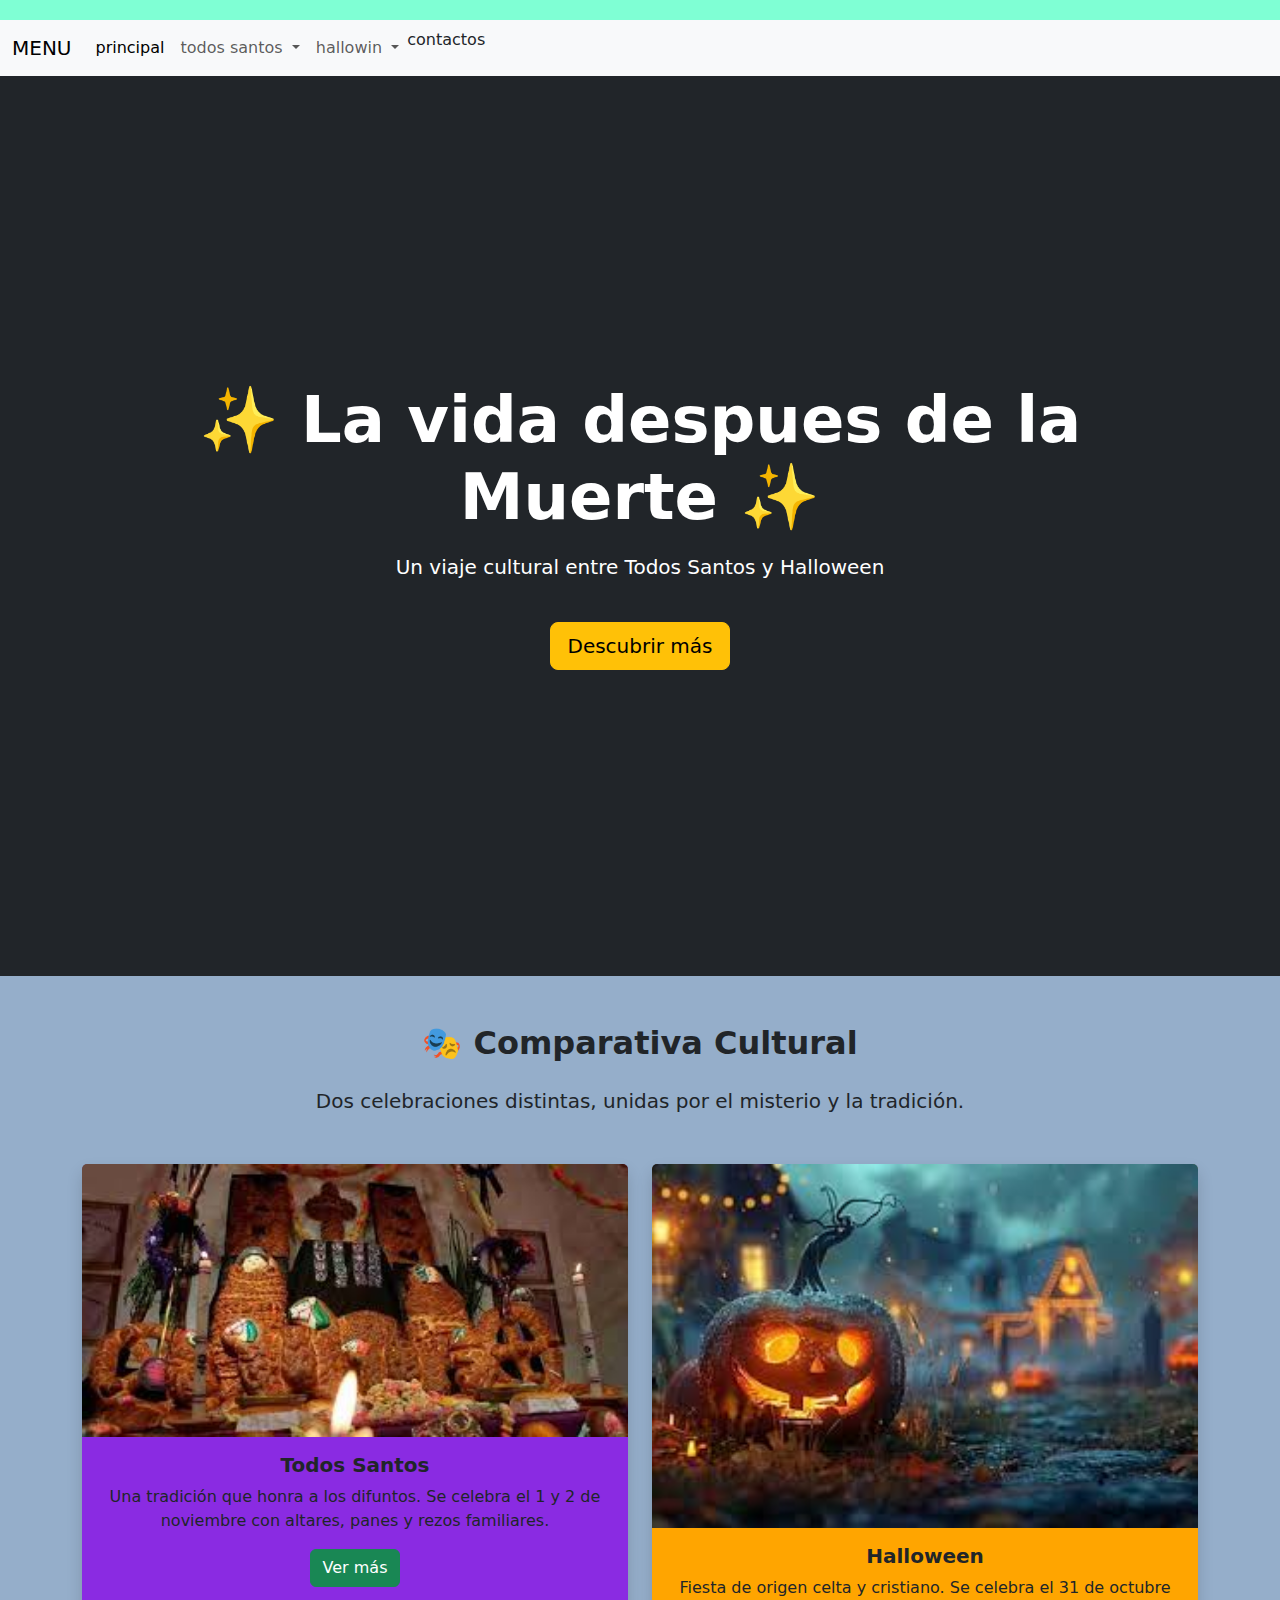
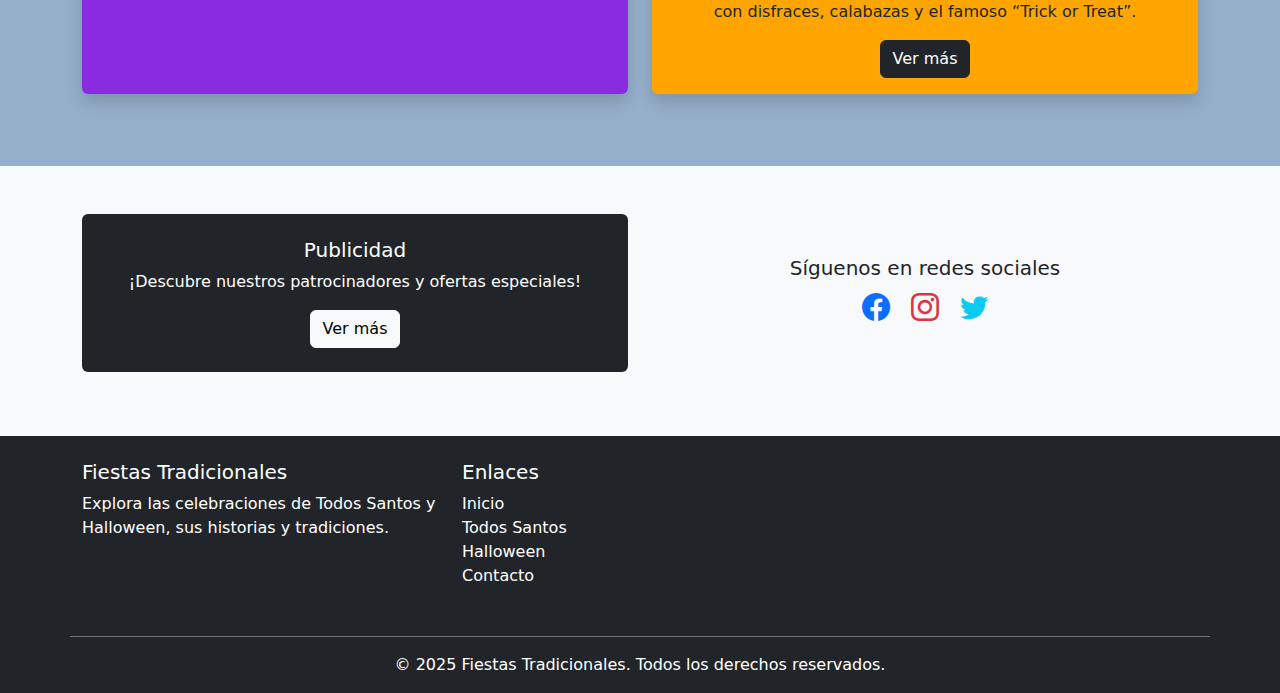
<file: index.html>
<!DOCTYPE html>
<html lang="en">

<head>
    <meta charset="UTF-8">
    <meta name="viewport" content="width=device-width, initial-scale=1.0">
    <link rel="stylesheet" href="../estilos/style.css">
    <link rel="stylesheet" href="https://cdn.jsdelivr.net/npm/bootstrap@5.2.3/dist/css/bootstrap.min.css">
    <title>Tarea</title>
</head>

<body>
    <div class="padre" class="container-fluid"></div>
    <div class="menu" class="container-fluid">
        <nav class="navbar navbar-expand-lg bg-light">
            <div class="container-fluid">
                <a class="navbar-brand" href="#">MENU</a>
                <button class="navbar-toggler" type="button" data-bs-toggle="collapse"
                    data-bs-target="#navbarNavDropdown" aria-controls="navbarNavDropdown" aria-expanded="false"
                    aria-label="Toggle navigation">
                    <span class="navbar-toggler-icon"></span>
                </button>
                <div class="collapse navbar-collapse" id="navbarNavDropdown">
                    <ul class="navbar-nav">
                        <li class="nav-item">
                            <a class="nav-link active" aria-current="page" href="../index.html">principal</a>
                        </li>
                        <li class="nav-item dropdown">
                            <a class="nav-link dropdown-toggle" href="#" role="button" data-bs-toggle="dropdown"
                                aria-expanded="false">
                                todos santos
                            </a>
                            <ul class="dropdown-menu">
                                <li><a class="dropdown-item" href="paginas/todos1.html">historia</a></li>
                                <li><a class="dropdown-item" href="paginas/todos2.html">costumbres</a></li>
                                <li><a class="dropdown-item" href="paginas/todos3.html">gastromia</a></li>
                            </ul>
                        </li>
                        <li class="nav-item dropdown">
                            <a class="nav-link dropdown-toggle" href="#" role="button" data-bs-toggle="dropdown"
                                aria-expanded="false">
                                hallowin
                            </a>
                            <ul class="dropdown-menu">
                                <li><a class="dropdown-item" href="paginas/todos4.html">historia</a></li>
                                <li><a class="dropdown-item" href="paginas/todos5.html">costumbres</a></li>
                                <li><a class="dropdown-item" href="paginas/todos6.html">gastronomia</a></li>
                            </ul>
                        </li>
                        <li class="nav-item"
                            <a class="nav-link" href="../index.html">contactos</a>
                        </li>
                        </li>
                    </ul>
                </div>
            </div>
        </nav>
    </div>
    <div class="contenido" class="container-fluid">
        <section class="bg-dark text-white text-center d-flex align-items-center" style="height: 100vh;  ">
            <div class="container">
                <h1 class="display-3 fw-bold">✨ La vida despues de la Muerte ✨</h1>
                <p class="lead mt-3">Un viaje cultural entre <strong>Todos Santos</strong> y <strong>Halloween</strong>
                </p>
                <a href="#comparativa" class="btn btn-warning btn-lg mt-4">Descubrir más</a>
            </div>
        </section>

        <section id="comparativa" class="py-5" style="background-color: #95aeca;">
            <div class="container text-center">
                <h2 class="mb-4 fw-bold">🎭 Comparativa Cultural</h2>
                <p class="lead mb-5">Dos celebraciones distintas, unidas por el misterio y la tradición.</p>

                <div class="row">
                    <!-- Card Todos Santos -->
                    <div class="col-md-6 mb-4">
                        <div class="card h-100 shadow border-0" style="background-color: blueviolet;">
                            <img src="../img/todos santos.jpg" class="card-img-top" alt="Todos Santos">
                            <div class="card-body">
                                <h5 class="card-title fw-bold">Todos Santos</h5>
                                <p class="card-text">
                                    Una tradición que honra a los difuntos. Se celebra el 1 y 2 de noviembre con
                                    altares, panes y rezos familiares.
                                </p>
                                <a href="todos1.html" class="btn btn-success">Ver más</a>
                            </div>
                        </div>
                    </div>

                    <!-- Card Halloween -->
                    <div class="col-md-6 mb-4">
                        <div class="card h-100 shadow border-0" style="background-color: orange;">
                            <img src="../img/hallowin.jpg" class="card-img-top" alt="Halloween">
                            <div class="card-body">
                                <h5 class="card-title fw-bold">Halloween</h5>
                                <p class="card-text">
                                    Fiesta de origen celta y cristiano. Se celebra el 31 de octubre con disfraces,
                                    calabazas y el famoso “Trick or Treat”.
                                </p>
                                <a href="todos4.html" class="btn btn-dark">Ver más</a>
                            </div>
                        </div>
                    </div>
                </div>
            </div>
        </section>





    </div>
    <div class="ads" class="container-fluid">
        <!-- Sección de publicidad y redes sociales -->
        <section class="bg-light py-5">
            <div class="container">
                <div class="row align-items-center">

                    <!-- Publicidad / Banner -->
                    <div class="col-md-6 mb-3">
                        <div class="p-4 bg-dark text-white text-center rounded">
                            <h5>Publicidad</h5>
                            <p>¡Descubre nuestros patrocinadores y ofertas especiales!</p>
                            <a href="#" class="btn btn-light">Ver más</a>
                        </div>
                    </div>

                    <!-- Redes sociales -->
                    <div class="col-md-6 mb-3 text-center">
                        <h5>Síguenos en redes sociales</h5>
                        <a href="#" class="text-primary fs-3 me-3"><i class="bi bi-facebook"></i></a>
                        <a href="#" class="text-danger fs-3 me-3"><i class="bi bi-instagram"></i></a>
                        <a href="#" class="text-info fs-3"><i class="bi bi-twitter"></i></a>
                    </div>

                </div>
            </div>
        </section>
        <div class="pie" class="container-fluid"></div>
        <!-- Footer -->
        <footer class="bg-dark text-white pt-4">
            <div class="container">
                <div class="row">

                    <!-- Información del sitio -->
                    <div class="col-md-4 mb-3">
                        <h5>Fiestas Tradicionales</h5>
                        <p>Explora las celebraciones de Todos Santos y Halloween, sus historias y tradiciones.</p>
                    </div>

                    <!-- Enlaces rápidos -->
                    <div class="col-md-4 mb-3">
                        <h5>Enlaces</h5>
                        <ul class="list-unstyled">
                            <li><a href="#" class="text-white text-decoration-none">Inicio</a></li>
                            <li><a href="todos1.html" class="text-white text-decoration-none">Todos Santos</a>
                            </li>
                            <li><a href="todos4.html" class="text-white text-decoration-none">Halloween</a></li>
                            <li><a href="#" class="text-white text-decoration-none">Contacto</a></li>
                        </ul>
                    </div>


                <!-- Derechos de autor -->
                <div class="text-center py-3 border-top border-secondary mt-3">
                    &copy; 2025 Fiestas Tradicionales. Todos los derechos reservados.
                </div>
            </div>
        </footer>
        <link rel="stylesheet" href="https://cdn.jsdelivr.net/npm/bootstrap-icons@1.10.5/font/bootstrap-icons.css">




        <script src="https://cdn.jsdelivr.net/npm/bootstrap@5.2.3/dist/js/bootstrap.bundle.min.js"></script>
</body>

</html>
</file>
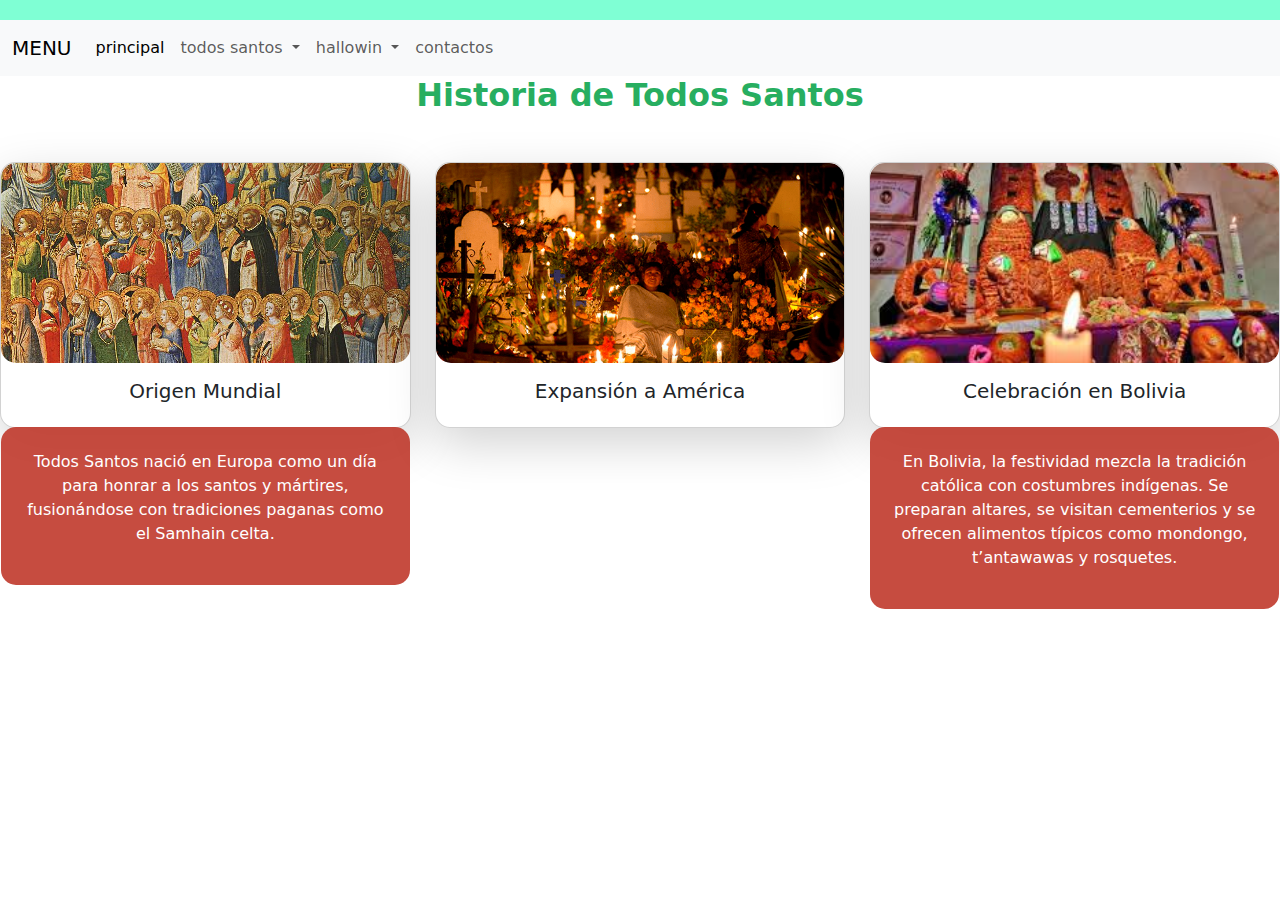
<file: paginas/todos1.html>
<!DOCTYPE html>
<html lang="en">

<head>
    <meta charset="UTF-8">
    <meta name="viewport" content="width=device-width, initial-scale=1.0">
    <link rel="stylesheet" href="../estilos/style.css">
    <link rel="stylesheet" href="https://cdn.jsdelivr.net/npm/bootstrap@5.2.3/dist/css/bootstrap.min.css">
    <title>Tarea</title>
</head>

<body>
    <div class="padre" class="container-fluid"></div>
    <div class="menu" class="container-fluid">
        <nav class="navbar navbar-expand-lg bg-light">
            <div class="container-fluid">
                <a class="navbar-brand" href="#">MENU</a>
                <button class="navbar-toggler" type="button" data-bs-toggle="collapse"
                    data-bs-target="#navbarNavDropdown" aria-controls="navbarNavDropdown" aria-expanded="false"
                    aria-label="Toggle navigation">
                    <span class="navbar-toggler-icon"></span>
                </button>
                <div class="collapse navbar-collapse" id="navbarNavDropdown">
                    <ul class="navbar-nav">
                        <li class="nav-item">
                            <a class="nav-link active" aria-current="page" href="../index.html">principal</a>
                        </li>
                        <li class="nav-item dropdown">
                            <a class="nav-link dropdown-toggle" href="#" role="button" data-bs-toggle="dropdown"
                                aria-expanded="false">
                                todos santos
                            </a>
                            <ul class="dropdown-menu">
                                <li><a class="dropdown-item" href="/paginas/todos1.html">historia</a></li>
                                <li><a class="dropdown-item" href="/paginas/todos2.html">costumbres</a></li>
                                <li><a class="dropdown-item" href="/paginas/todos3.html">gastromia</a></li>
                            </ul>
                        </li>
                        <li class="nav-item dropdown">
                            <a class="nav-link dropdown-toggle" href="#" role="button" data-bs-toggle="dropdown"
                                aria-expanded="false">
                                hallowin
                            </a>
                            <ul class="dropdown-menu">
                                <li><a class="dropdown-item" href="/paginas/todos4.html">historia</a></li>
                                <li><a class="dropdown-item" href="/paginas/todos5.html">costumbres</a></li>
                                <li><a class="dropdown-item" href="/paginas/todos6.html">gastronomia</a></li>
                            </ul>
                        </li>
                        <li class="nav-item">
                            <a class="nav-link" href="../index.html">contactos</a>
                        </li>
                        </li>
                    </ul>
                </div>
            </div>
        </nav>
    </div>
    <div class="contenido" class="container-fluid">
        <!-- Sección Historia de Todos Santos - Overlay Cards -->
        <h2 class="text-center mb-5" style="color: #27ae60; font-weight: bold;">
            Historia de Todos Santos
        </h2>

        <div class="row g-4">

            <!-- Tarjeta 1: Origen mundial -->
            <div class="col-md-6 col-lg-4">
                <div class="card h-100 text-center overflow-primary shadow-lg hover-overlay" style="border-radius:15px;">
                    <img src="../img/origen.jpg" class="card-img-top" alt="Origen Mundial"
                        style="height:200px; object-fit:cover; border-radius:15px;">
                    <div class="overlay">
                        <p class="p-2">Todos Santos nació en Europa como un día para honrar a los santos y mártires,
                            fusionándose con tradiciones paganas como el Samhain celta.</p>
                    </div>
                    <div class="card-body">
                        <h5 class="card-title">Origen Mundial</h5>
                    </div>
                </div>
            </div>

            <!-- Tarjeta 2: Expansión a América -->
            <div class="col-md-6 col-lg-4">
                <div class="card h-100 text-center overflow-hidden shadow-lg hover-overlay" style="border-radius:15px;">
                    <img src="../img/expancion america.png" class="card-img-top" alt="Expansión a América"
                        style="height:200px; object-fit:cover; border-radius:15px;">
                    <div class="overlay">
                        <p class="p-2">Con la llegada de los españoles, Todos Santos se adaptó a culturas indígenas,
                            incorporando altares, alimentos y rituales propios de cada región.</p>
                    </div>
                    <div class="card-body">
                        <h5 class="card-title">Expansión a América</h5>
                    </div>
                </div>
            </div>

            <!-- Tarjeta 3: Celebración en Bolivia -->
            <div class="col-md-6 col-lg-4">
                <div class="card h-100 text-center overflow-success shadow-lg hover-overlay" style="border-radius:15px;">
                    <img src="../img/bolivia.jpeg" class="card-img-top" alt="Celebración en Bolivia"
                        style="height:200px; object-fit:cover; border-radius:15px;">
                    <div class="overlay">
                        <p class="p-2">En Bolivia, la festividad mezcla la tradición católica con costumbres indígenas.
                            Se preparan altares, se visitan cementerios y se ofrecen alimentos típicos como mondongo,
                            t’antawawas y rosquetes.</p>
                    </div>
                    <div class="card-body">
                        <h5 class="card-title">Celebración en Bolivia</h5>
                    </div>
                </div>
            </div>

        </div>


        <script src="https://cdn.jsdelivr.net/npm/bootstrap@5.2.3/dist/js/bootstrap.bundle.min.js"></script>
</body>

</html>
</file>
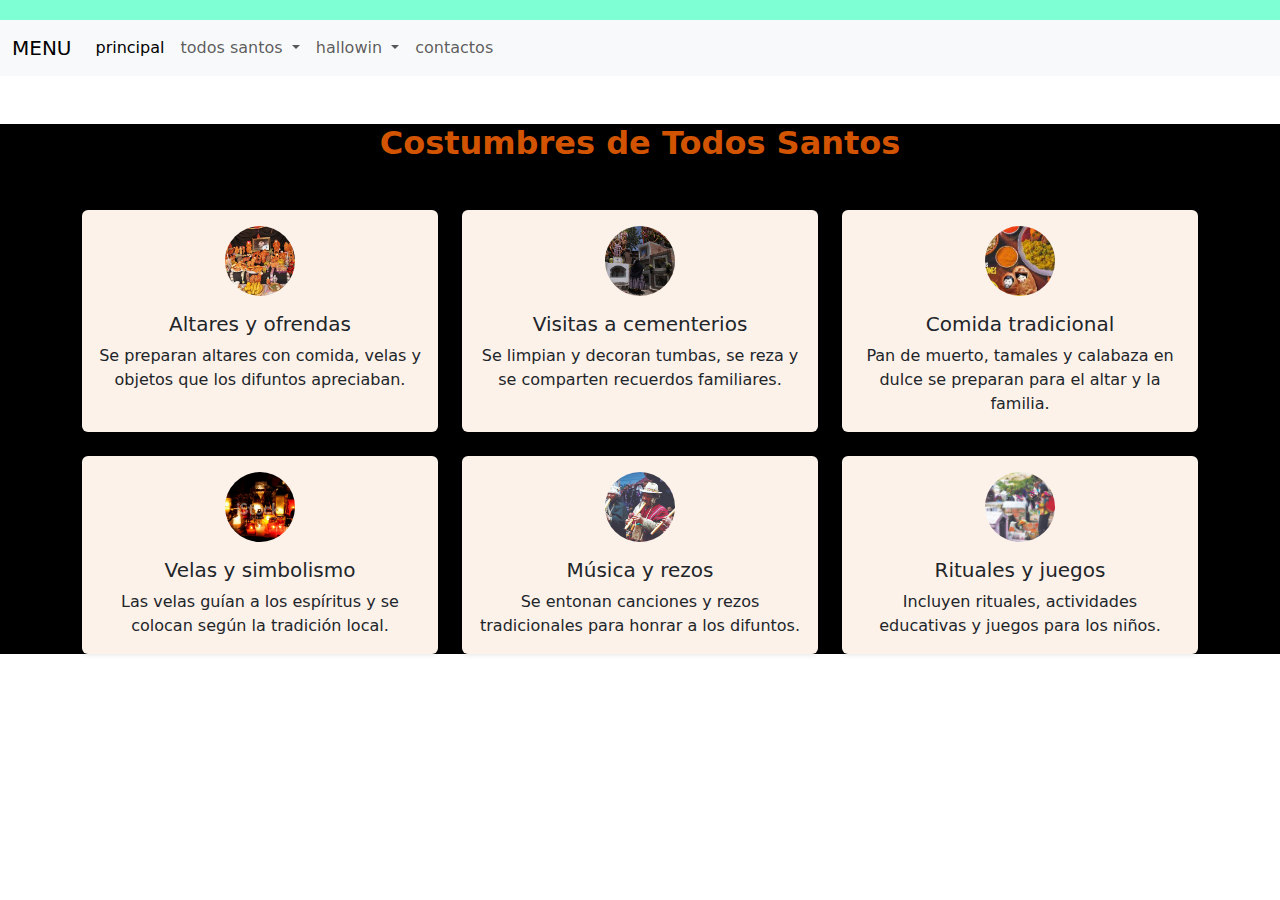
<file: paginas/todos2.html>
<!DOCTYPE html>
<html lang="en">

<head>
    <meta charset="UTF-8">
    <meta name="viewport" content="width=device-width, initial-scale=1.0">
    <link rel="stylesheet" href="../estilos/style.css">
    <link rel="stylesheet" href="https://cdn.jsdelivr.net/npm/bootstrap@5.2.3/dist/css/bootstrap.min.css">
    <title>Tarea</title>
</head>

<body>
    <div class="padre" class="container-fluid"></div>
    <div class="menu" class="container-fluid">
        <nav class="navbar navbar-expand-lg bg-light">
            <div class="container-fluid">
                <a class="navbar-brand" href="#">MENU</a>
                <button class="navbar-toggler" type="button" data-bs-toggle="collapse"
                    data-bs-target="#navbarNavDropdown" aria-controls="navbarNavDropdown" aria-expanded="false"
                    aria-label="Toggle navigation">
                    <span class="navbar-toggler-icon"></span>
                </button>
                <div class="collapse navbar-collapse" id="navbarNavDropdown">
                    <ul class="navbar-nav">
                        <li class="nav-item">
                            <a class="nav-link active" aria-current="page" href="../index.html">principal</a>
                        </li>
                        <li class="nav-item dropdown">
                            <a class="nav-link dropdown-toggle" href="#" role="button" data-bs-toggle="dropdown"
                                aria-expanded="false">
                                todos santos
                            </a>
                            <ul class="dropdown-menu">
                                <li><a class="dropdown-item" href="todos1.html">historia</a></li>
                                <li><a class="dropdown-item" href="todos2.html">costumbres</a></li>
                                <li><a class="dropdown-item" href="todos3.html">gastromia</a></li>
                            </ul>
                        </li>
                        <li class="nav-item dropdown">
                            <a class="nav-link dropdown-toggle" href="#" role="button" data-bs-toggle="dropdown"
                                aria-expanded="false">
                                hallowin
                            </a>
                            <ul class="dropdown-menu">
                                <li><a class="dropdown-item" href="todos4.html">historia</a></li>
                                <li><a class="dropdown-item" href="todos5.html">costumbres</a></li>
                                <li><a class="dropdown-item" href="todos6.html">gastronomia</a></li>
                            </ul>
                        </li>
                        <li class="nav-item">
                            <a class="nav-link" href="../index.html">contactos</a>
                        </li>
                        </li>
                    </ul>
                </div>
            </div>
        </nav>
    </div>
    <div class="contenido" class="container-fluid" style="background-color: black;">
        <section class="container my-5">
            <h2 class="text-center mb-5" style="color: #d35400; font-weight: bold;">
                Costumbres de Todos Santos
            </h2>

            <div class="row g-4">

                <!-- Tarjeta 1 -->
                <div class="col-md-6 col-lg-4">
                    <div class="card h-100 text-center border-0 shadow-sm hover-rotate"
                        style="background-color: #fdf2e9;">
                        <div class="card-body">
                            <div class="mb-3">
                                <img src="../img/altar.jpg" alt="Altares y ofrendas"
                                    class="img-fluid rounded-circle" style="width:70px; height:70px; object-fit:cover;">
                            </div>
                            <h5 class="card-title">Altares y ofrendas</h5>
                            <p class="card-text">Se preparan altares con comida, velas y objetos que los difuntos
                                apreciaban.</p>
                        </div>
                    </div>
                </div>

                <!-- Tarjeta 2 -->
                <div class="col-md-6 col-lg-4">
                    <div class="card h-100 text-center border-0 shadow-sm hover-rotate"
                        style="background-color: #fdf2e9;">
                        <div class="card-body">
                            <div class="mb-3">
                                <img src="../img/cementerio.jpg" alt="Visitas a cementerios"
                                    class="img-fluid rounded-circle" style="width:70px; height:70px; object-fit:cover;">
                            </div>
                            <h5 class="card-title">Visitas a cementerios</h5>
                            <p class="card-text">Se limpian y decoran tumbas, se reza y se comparten recuerdos
                                familiares.</p>
                        </div>
                    </div>
                </div>

                <!-- Tarjeta 3 -->
                <div class="col-md-6 col-lg-4">
                    <div class="card h-100 text-center border-0 shadow-sm hover-rotate"
                        style="background-color: #fdf2e9;">
                        <div class="card-body">
                            <div class="mb-3">
                                <img src="../img/comida.jpg" alt="Comida tradicional"
                                    class="img-fluid rounded-circle" style="width:70px; height:70px; object-fit:cover;">
                            </div>
                            <h5 class="card-title">Comida tradicional</h5>
                            <p class="card-text">Pan de muerto, tamales y calabaza en dulce se preparan para el altar y
                                la familia.</p>
                        </div>
                    </div>
                </div>

                <!-- Tarjeta 4 -->
                <div class="col-md-6 col-lg-4">
                    <div class="card h-100 text-center border-0 shadow-sm hover-rotate"
                        style="background-color: #fdf2e9;">
                        <div class="card-body">
                            <div class="mb-3">
                                <img src="../img/velas.jpg" alt="Velas y simbolismo"
                                    class="img-fluid rounded-circle" style="width:70px; height:70px; object-fit:cover;">
                            </div>
                            <h5 class="card-title">Velas y simbolismo</h5>
                            <p class="card-text">Las velas guían a los espíritus y se colocan según la tradición local.
                            </p>
                        </div>
                    </div>
                </div>

                <!-- Tarjeta 5 -->
                <div class="col-md-6 col-lg-4">
                    <div class="card h-100 text-center border-0 shadow-sm hover-rotate"
                        style="background-color: #fdf2e9;">
                        <div class="card-body">
                            <div class="mb-3">
                                <img src="../img/musica.jpg" alt="Música y rezos" class="img-fluid rounded-circle"
                                    style="width:70px; height:70px; object-fit:cover;">
                            </div>
                            <h5 class="card-title">Música y rezos</h5>
                            <p class="card-text">Se entonan canciones y rezos tradicionales para honrar a los difuntos.
                            </p>
                        </div>
                    </div>
                </div>

                <!-- Tarjeta 6 -->
                <div class="col-md-6 col-lg-4">
                    <div class="card h-100 text-center border-0 shadow-sm hover-rotate"
                        style="background-color: #fdf2e9;">
                        <div class="card-body">
                            <div class="mb-3">
                                <img src="../img/juegos.jpg" alt="Rituales y juegos"
                                    class="img-fluid rounded-circle" style="width:70px; height:70px; object-fit:cover;">
                            </div>
                            <h5 class="card-title">Rituales y juegos</h5>
                            <p class="card-text">Incluyen rituales, actividades educativas y juegos para los niños.</p>
                        </div>
                    </div>
                </div>

            </div>
        </section>



        <script src="https://cdn.jsdelivr.net/npm/bootstrap@5.2.3/dist/js/bootstrap.bundle.min.js"></script>
</body>

</html>
</file>
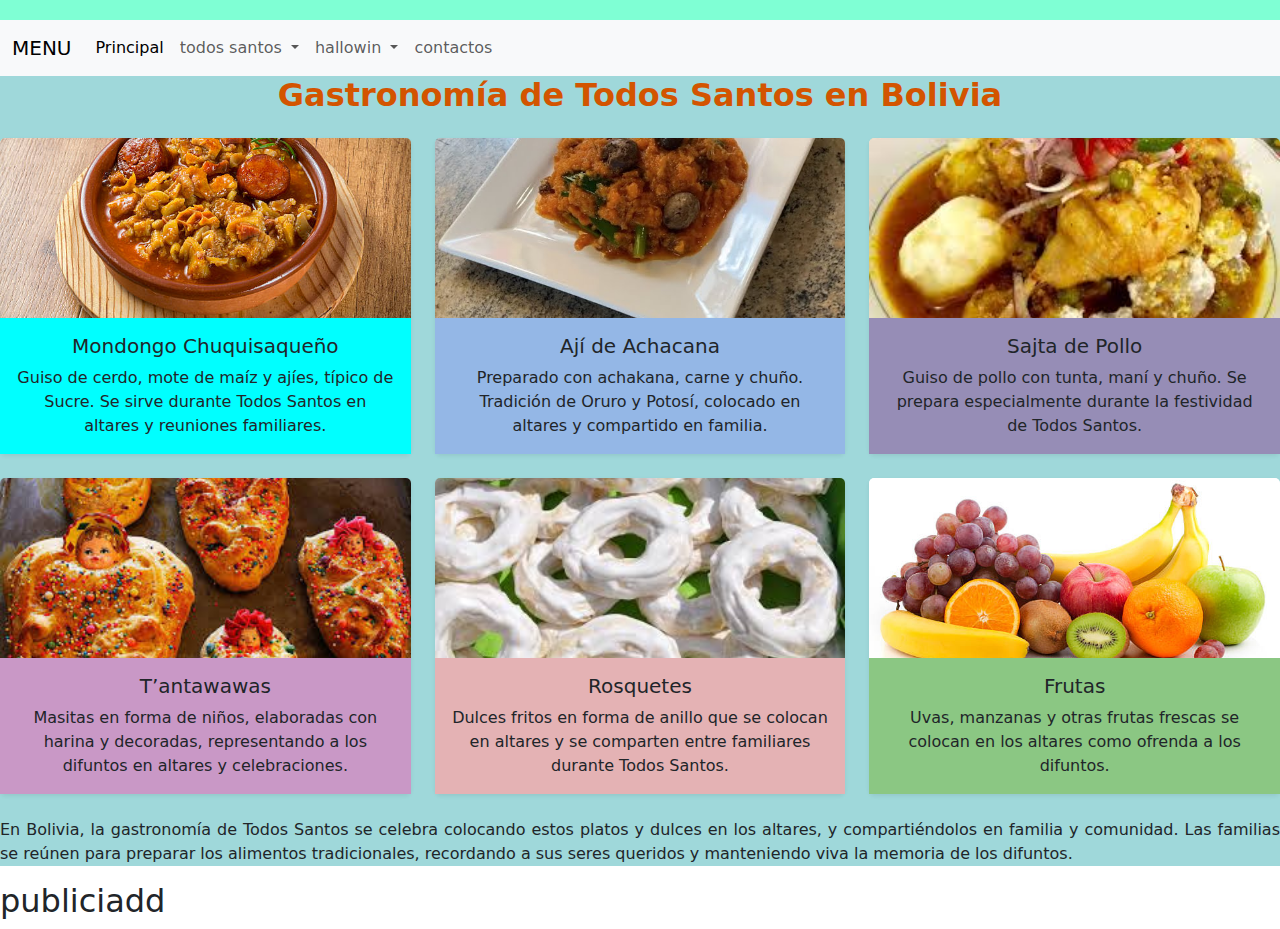
<file: paginas/todos3.html>
<!DOCTYPE html>
<html lang="en">

<head>
    <meta charset="UTF-8">
    <meta name="viewport" content="width=device-width, initial-scale=1.0">
    <link rel="stylesheet" href="../estilos/style.css">
    <link rel="stylesheet" href="https://cdn.jsdelivr.net/npm/bootstrap@5.2.3/dist/css/bootstrap.min.css">
    <title>Tarea</title>
</head>

<body>
    <div class="padre" class="container-fluid"></div>
    <div class="menu" class="container-fluid">
        <nav class="navbar navbar-expand-lg bg-light">
            <div class="container-fluid">
                <a class="navbar-brand" href="#">MENU</a>
                <button class="navbar-toggler" type="button" data-bs-toggle="collapse"
                    data-bs-target="#navbarNavDropdown" aria-controls="navbarNavDropdown" aria-expanded="false"
                    aria-label="Toggle navigation">
                    <span class="navbar-toggler-icon"></span>
                </button>
                <div class="collapse navbar-collapse" id="navbarNavDropdown">
                    <ul class="navbar-nav">
                        <li class="nav-item">
                            <a class="nav-link active" aria-current="page" href="../index.html">Principal</a>
                        </li>
                        <li class="nav-item dropdown">
                            <a class="nav-link dropdown-toggle" href="#" role="button" data-bs-toggle="dropdown"
                                aria-expanded="false">
                                todos santos
                            </a>
                            <ul class="dropdown-menu">
                                <li><a class="dropdown-item" href="todos1.html">historia</a></li>
                                <li><a class="dropdown-item" href="todos2.html">costumbres</a></li>
                                <li><a class="dropdown-item" href="todos3.html">gastromia</a></li>
                            </ul>
                        </li>
                        <li class="nav-item dropdown">
                            <a class="nav-link dropdown-toggle" href="#" role="button" data-bs-toggle="dropdown"
                                aria-expanded="false">
                                hallowin
                            </a>
                            <ul class="dropdown-menu">
                                <li><a class="dropdown-item" href="todos4.html">historia</a></li>
                                <li><a class="dropdown-item" href="todos5.html">costumbres</a></li>
                                <li><a class="dropdown-item" href="todos6.html">gastronomia</a></li>
                            </ul>
                        </li>
                        <li class="nav-item">
                            <a class="nav-link" href="../index.html">contactos</a>
                        </li>
                        </li>
                    </ul>
                </div>
            </div>
        </nav>
    </div>
    <div class="contenido" class="container-fluid" style="background-color: rgb(159, 216, 218);">
        <!-- Sección Gastronomía -->
        <h2 class="text-center mb-4" style="color: #d35400; font-weight: bold;">
            Gastronomía de Todos Santos en Bolivia
        </h2>

        <div class="row g-4">

            <!-- Plato 1 -->
            <div class="col-md-6 col-lg-4">
                <div class="card h-100 shadow-sm border-0 hover-scale text-center">
                    <img src="/img/mondongo.jpg" class="card-img-top" alt="Mondongo Chuquisaqueño"
                        style="height:180px; object-fit:cover;">
                    <div class="card-body" style="background-color: aqua;">
                        <h5 class="card-title">Mondongo Chuquisaqueño</h5>
                        <p class="card-text">Guiso de cerdo, mote de maíz y ajíes, típico de Sucre. Se sirve durante
                            Todos Santos en altares y reuniones familiares.</p>
                    </div>
                </div>
            </div>

            <!-- Plato 2 -->
            <div class="col-md-6 col-lg-4">
                <div class="card h-100 shadow-sm border-0 hover-scale text-center">
                    <img src="/img/acachana.jpg" class="card-img-top" alt="Ají de Achacana"
                        style="height:180px; object-fit:cover;">
                    <div class="card-body" style="background-color: rgb(148, 183, 230);" >
                        <h5 class="card-title">Ají de Achacana</h5>
                        <p class="card-text">Preparado con achakana, carne y chuño. Tradición de Oruro y Potosí,
                            colocado en altares y compartido en familia.</p>
                    </div>
                </div>
            </div>

            <!-- Plato 3 -->
            <div class="col-md-6 col-lg-4">
                <div class="card h-100 shadow-sm border-0 hover-scale text-center">
                    <img src="/img/sajta.jpg" class="card-img-top" alt="Sajta de Pollo"
                        style="height:180px; object-fit:cover;">
                    <div class="card-body" style="background-color: rgb(150, 141, 182);">
                        <h5 class="card-title">Sajta de Pollo</h5>
                        <p class="card-text">Guiso de pollo con tunta, maní y chuño. Se prepara especialmente durante la
                            festividad de Todos Santos.</p>
                    </div>
                </div>
            </div>

            <!-- Plato 4 -->
            <div class="col-md-6 col-lg-4">
                <div class="card h-100 shadow-sm border-0 hover-scale text-center">
                    <img src="/img/tantawawas.jpg" class="card-img-top" alt="T’antawawas"
                        style="height:180px; object-fit:cover;">
                    <div class="card-body" style="background-color: rgb(201, 152, 198);">
                        <h5 class="card-title">T’antawawas</h5>
                        <p class="card-text">Masitas en forma de niños, elaboradas con harina y decoradas, representando
                            a los difuntos en altares y celebraciones.</p>
                    </div>
                </div>
            </div>

            <!-- Plato 5 -->
            <div class="col-md-6 col-lg-4">
                <div class="card h-100 shadow-sm border-0 hover-scale text-center">
                    <img src="/img/rosquetes.jpg" class="card-img-top" alt="Rosquetes"
                        style="height:180px; object-fit:cover;">
                    <div class="card-body" style="background-color: rgb(228, 178, 180);">
                        <h5 class="card-title">Rosquetes</h5>
                        <p class="card-text">Dulces fritos en forma de anillo que se colocan en altares y se comparten
                            entre familiares durante Todos Santos.</p>
                    </div>
                </div>
            </div>

            <!-- Plato 6 -->
            <div class="col-md-6 col-lg-4">
                <div class="card h-100 shadow-sm border-0 hover-scale text-center">
                    <img src="/img/frutas.jpg" class="card-img-top" alt="Frutas"
                        style="height:180px; object-fit:cover;">
                    <div class="card-body" style="background-color: rgb(139, 199, 131);">
                        <h5 class="card-title">Frutas</h5>
                        <p class="card-text">Uvas, manzanas y otras frutas frescas se colocan en los altares como
                            ofrenda a los difuntos.</p>
                    </div>
                </div>
            </div>

        </div>

        <!-- Pequeño texto adicional sobre cómo se celebra -->
        <p class="mt-4" style="text-align: justify;">
            En Bolivia, la gastronomía de Todos Santos se celebra colocando estos platos y dulces en los altares, y
            compartiéndolos en familia y comunidad. Las familias se reúnen para preparar los alimentos tradicionales,
            recordando a sus seres queridos y manteniendo viva la memoria de los difuntos.
        </p>
    </div>
    <div class="ads" class="container-fluid">
        <h2>publiciadd</h2>
    </div>
    <div class="pie" class="container-fluid"></div>




    <script src="https://cdn.jsdelivr.net/npm/bootstrap@5.2.3/dist/js/bootstrap.bundle.min.js"></script>
</body>

</html>
</file>
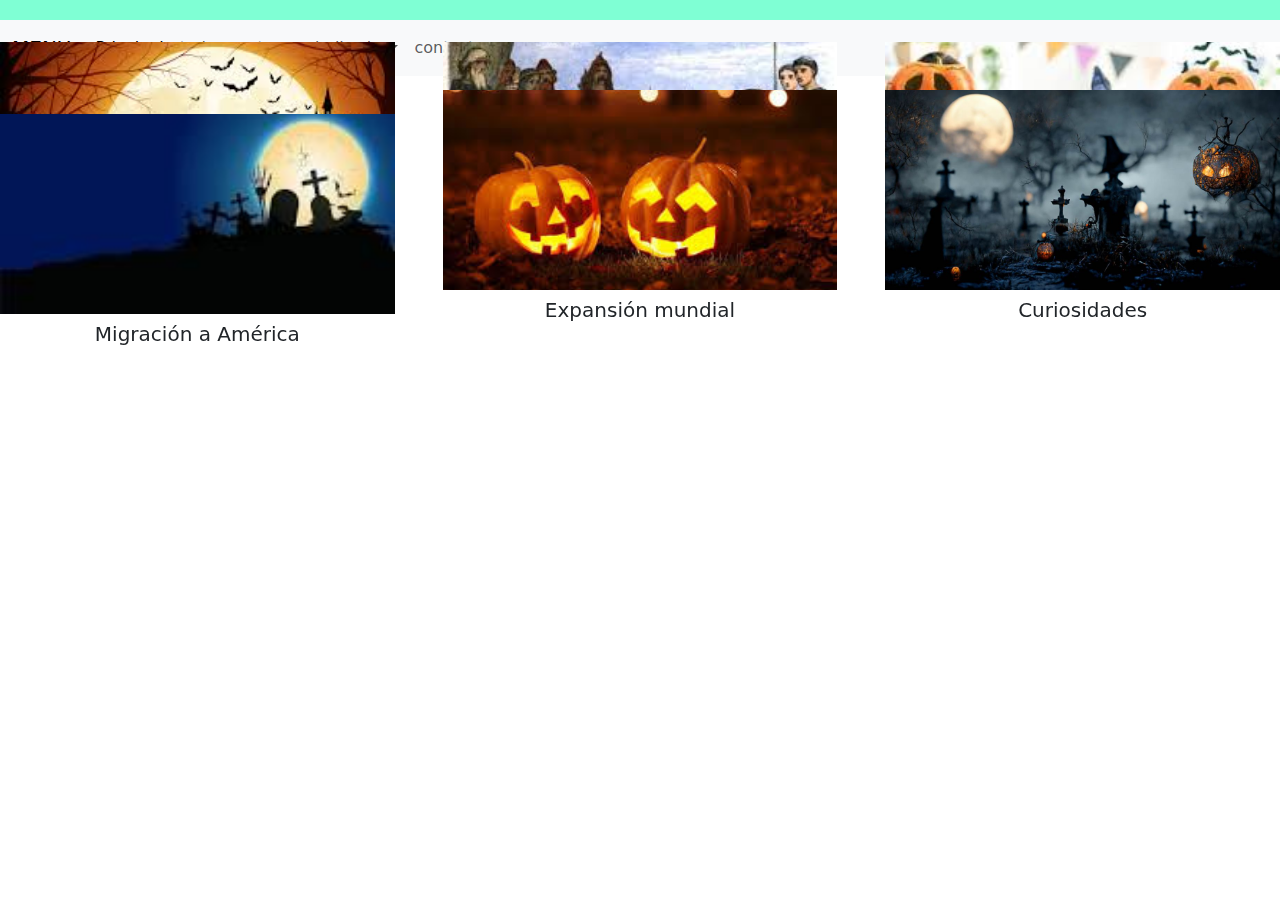
<file: paginas/todos4.html>
<!DOCTYPE html>
<html lang="en">

<head>
    <meta charset="UTF-8">
    <meta name="viewport" content="width=device-width, initial-scale=1.0">
    <link rel="stylesheet" href="../estilos/style.css">
    <link rel="stylesheet" href="https://cdn.jsdelivr.net/npm/bootstrap@5.2.3/dist/css/bootstrap.min.css">
    <title>Tarea</title>
</head>

<body>
    <div class="padre" class="container-fluid"></div>
    <div class="menu" class="container-fluid">
        <nav class="navbar navbar-expand-lg bg-light">
            <div class="container-fluid">
                <a class="navbar-brand" href="#">MENU</a>
                <button class="navbar-toggler" type="button" data-bs-toggle="collapse"
                    data-bs-target="#navbarNavDropdown" aria-controls="navbarNavDropdown" aria-expanded="false"
                    aria-label="Toggle navigation">
                    <span class="navbar-toggler-icon"></span>
                </button>
                <div class="collapse navbar-collapse" id="navbarNavDropdown">
                    <ul class="navbar-nav">
                        <li class="nav-item">
                            <a class="nav-link active" aria-current="page" href="../index.html">Principal</a>
                        </li>
                        <li class="nav-item dropdown">
                            <a class="nav-link dropdown-toggle" href="#" role="button" data-bs-toggle="dropdown"
                                aria-expanded="false">
                                todos santos
                            </a>
                            <ul class="dropdown-menu">
                                <li><a class="dropdown-item" href="/paginas/todos1.html">historia</a></li>
                                <li><a class="dropdown-item" href="/paginas/todos2.html">costumbres</a></li>
                                <li><a class="dropdown-item" href="/paginas/todos3.html">gastromia</a></li>
                            </ul>
                        </li>
                        <li class="nav-item dropdown">
                            <a class="nav-link dropdown-toggle" href="#" role="button" data-bs-toggle="dropdown"
                                aria-expanded="false">
                                hallowin
                            </a>
                            <ul class="dropdown-menu">
                                <li><a class="dropdown-item" href="/paginas/todos4.html">historia</a></li>
                                <li><a class="dropdown-item" href="/paginas/todos5.html">costumbres</a></li>
                                <li><a class="dropdown-item" href="/paginas/todos6.html">gastronomia</a></li>
                            </ul>
                        </li>
                        <li class="nav-item">
                            <a class="nav-link" href="../index.html">contactos</a>
                        </li>
                        </li>
                    </ul>
                </div>
            </div>
        </nav>
    </div>
    <div class="contenido" class="container-fluid">
        <!-- Sección Historia de Halloween ampliada - Flip Cards -->
        <h2 class="text-center mb-5" style="color: #8e44ad; font-weight: bold;">
            Historia de Halloween
        </h2>

        <div class="row g-5">

            <!-- Flip Card 1: Orígenes Celtas -->
            <div class="col-md-6 col-lg-4 mb-7">
                <div class="flip-card h-100">
                    <div class="flip-card-inner">
                        <div class="flip-card-front d-flex align-items-center justify-content-center"
                            style="background-color: #f9e79f;">
                            <img src="/img/hallowin1.jpg" alt="Orígenes Celtas"
                                style="width:100%; height:200px; object-fit:cover;">
                            <h5 class="mt-2 text-center">Orígenes Celtas</h5>
                        </div>
                        <div class="flip-card-back d-flex align-items-center justify-content-center"
                            style="background-color: #f7dc6f; padding:15px;">
                            <p class="text-center">Halloween nace del festival celta de Samhain, que marcaba el final de
                                la cosecha y el inicio del año nuevo celta. Se creía que en esta noche los espíritus
                                regresaban al mundo de los vivos.</p>
                        </div>
                    </div>
                </div>
            </div>

            <!-- Flip Card 2: Cristianización -->
            <div class="col-md-6 col-lg-4">
                <div class="flip-card h-100">
                    <div class="flip-card-inner">
                        <div class="flip-card-front d-flex align-items-center justify-content-center"
                            style="background-color: #fad7e7;">
                            <img src="/img/cristianizacion.jpg" alt="Cristianización"
                                style="width:100%; height:200px; object-fit:cover;">
                            <h5 class="mt-2 text-center">Cristianización</h5>
                        </div>
                        <div class="flip-card-back d-flex align-items-center justify-content-center"
                            style="background-color: #f5b7b1; padding:15px;">
                            <p class="text-center">Con la llegada del cristianismo, Samhain se fusionó con el Día de
                                Todos los Santos y el Día de los Fieles Difuntos. Esta unión ayudó a que la festividad
                                se adaptara a nuevas creencias religiosas.</p>
                        </div>
                    </div>
                </div>
            </div>

            <!-- Flip Card 3: Tradiciones antiguas -->
            <div class="col-md-6 col-lg-4 mb-8">
                <div class="flip-card h-100">
                    <div class="flip-card-inner">
                        <div class="flip-card-front d-flex align-items-center justify-content-center"
                            style="background-color: #fdebd0;">
                            <img src="/img/tradiciones hallowin.jpg" alt="Tradiciones antiguas"
                                style="width:100%; height:200px; object-fit:cover;">
                            <h5 class="mt-2 text-center">Tradiciones antiguas</h5>
                        </div>
                        <div class="flip-card-back d-flex align-items-center justify-content-center"
                            style="background-color: #f5cba7; padding:15px;">
                            <p class="text-center">Se encendían hogueras para guiar a los espíritus y proteger a los
                                vivos. Se usaban disfraces para confundir a los fantasmas y evitar que hicieran daño.
                            </p>
                        </div>
                    </div>
                </div>
            </div>

            <!-- Flip Card 4: Migración a América -->
            <div class="col-md-6 col-lg-4 mb-8">
                <div class="flip-card h-100">
                    <div class="flip-card-inner">
                        <div class="flip-card-front d-flex align-items-center justify-content-center"
                            style="background-color: #f5b7b1;">
                            <img src="/img/migracion.jpg" alt="Migración a América"
                                style="width:100%; height:200px; object-fit:cover;">
                            <h5 class="mt-2 text-center">Migración a América</h5>
                        </div>
                        <div class="flip-card-back d-flex align-items-center justify-content-center"
                            style="background-color: #e59866; padding:15px;">
                            <p class="text-center">Los inmigrantes irlandeses y escoceses llevaron la tradición a
                                Estados Unidos en el siglo XIX, donde evolucionó con fiestas y “trick or treat”.</p>
                        </div>
                    </div>
                </div>
            </div>

            <!-- Flip Card 5: Expansión mundial -->
            <div class="col-md-6 col-lg-4 mb-5">
                <div class="flip-card h-100">
                    <div class="flip-card-inner">
                        <div class="flip-card-front d-flex align-items-center justify-content-center"
                            style="background-color: #d6eaf8;">
                            <img src="/img/expansion hallowin.jpg" alt="Expansión mundial"
                                style="width:100%; height:200px; object-fit:cover;">
                            <h5 class="mt-2 text-center">Expansión mundial</h5>
                        </div>
                        <div class="flip-card-back d-flex align-items-center justify-content-center"
                            style="background-color: #85c1e9; padding:15px;">
                            <p class="text-center">Actualmente Halloween se celebra en muchos países con fiestas,
                                disfraces, dulces y decoraciones terroríficas, fusionando costumbres antiguas y
                                modernas.</p>
                        </div>
                    </div>
                </div>
            </div>

            <!-- Flip Card 6: Curiosidades -->
            <div class="col-md-6 col-lg-4 mb-5">
                <div class="flip-card h-100">
                    <div class="flip-card-inner">
                        <div class="flip-card-front d-flex align-items-center justify-content-center"
                            style="background-color: #f9e79f;">
                            <img src="/img/curiosidadeshallowin.jpg" alt="Curiosidades"
                                style="width:100%; height:200px; object-fit:cover;">
                            <h5 class="mt-2 text-center">Curiosidades</h5>
                        </div>
                        <div class="flip-card-back d-flex align-items-center justify-content-center"
                            style="background-color: #f7dc6f; padding:15px;">
                            <p class="text-center">La tradición de tallar calabazas surgió de la leyenda de “Jack
                                O’Lantern” en Irlanda, y hoy es un símbolo universal de Halloween.</p>
                        </div>
                    </div>
                </div>
            </div>

        </div>

    



        <script src="https://cdn.jsdelivr.net/npm/bootstrap@5.2.3/dist/js/bootstrap.bundle.min.js"></script>
</body>

</html>
</file>
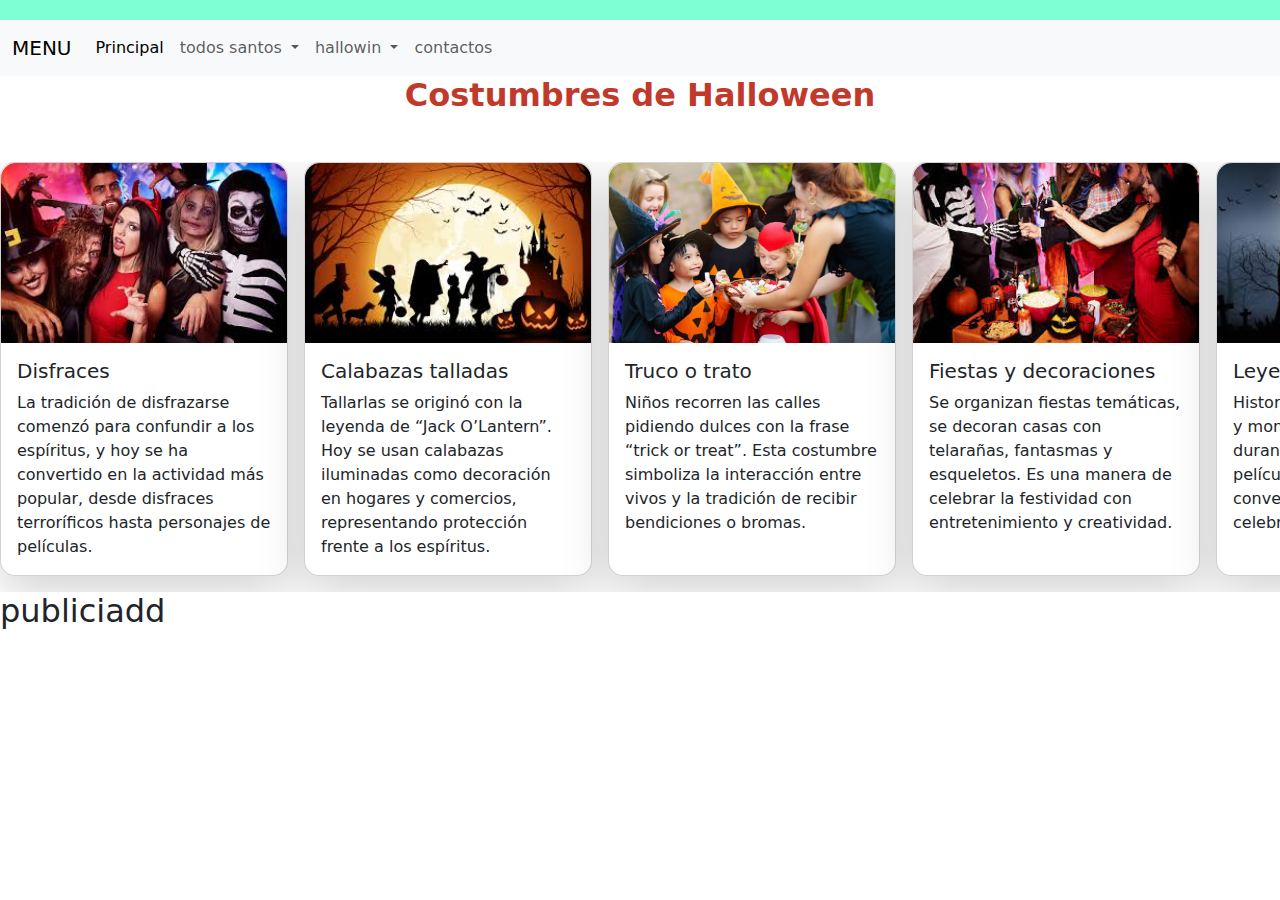
<file: paginas/todos5.html>
<!DOCTYPE html>
<html lang="en">

<head>
    <meta charset="UTF-8">
    <meta name="viewport" content="width=device-width, initial-scale=1.0">
    <link rel="stylesheet" href="../estilos/style.css">
    <link rel="stylesheet" href="https://cdn.jsdelivr.net/npm/bootstrap@5.2.3/dist/css/bootstrap.min.css">
    <title>Tarea</title>
</head>

<body>
    <div class="padre" class="container-fluid"></div>
    <div class="menu" class="container-fluid">
        <nav class="navbar navbar-expand-lg bg-light">
            <div class="container-fluid">
                <a class="navbar-brand" href="#">MENU</a>
                <button class="navbar-toggler" type="button" data-bs-toggle="collapse"
                    data-bs-target="#navbarNavDropdown" aria-controls="navbarNavDropdown" aria-expanded="false"
                    aria-label="Toggle navigation">
                    <span class="navbar-toggler-icon"></span>
                </button>
                <div class="collapse navbar-collapse" id="navbarNavDropdown">
                    <ul class="navbar-nav">
                        <li class="nav-item">
                            <a class="nav-link active" aria-current="page" href="../index.html">Principal</a>
                        </li>
                        <li class="nav-item dropdown">
                            <a class="nav-link dropdown-toggle" href="#" role="button" data-bs-toggle="dropdown"
                                aria-expanded="false">
                                todos santos
                            </a>
                            <ul class="dropdown-menu">
                                <li><a class="dropdown-item" href="/paginas/todos1.html">historia</a></li>
                                <li><a class="dropdown-item" href="/paginas/todos2.html">costumbres</a></li>
                                <li><a class="dropdown-item" href="/paginas/todos3.html">gastromia</a></li>
                            </ul>
                        </li>
                        <li class="nav-item dropdown">
                            <a class="nav-link dropdown-toggle" href="#" role="button" data-bs-toggle="dropdown"
                                aria-expanded="false">
                                hallowin
                            </a>
                            <ul class="dropdown-menu">
                                <li><a class="dropdown-item" href="/paginas/todos4.html">historia</a></li>
                                <li><a class="dropdown-item" href="/paginas/todos5.html">costumbres</a></li>
                                <li><a class="dropdown-item" href="/paginas/todos6.html">gastronomia</a></li>
                            </ul>
                        </li>
                        <li class="nav-item">
                            <a class="nav-link" href="../index.html">contactos</a>
                        </li>
                        </li>
                    </ul>
                </div>
            </div>
        </nav>
    </div>
    <div class="contenido" class="container-fluid">
        <!-- Sección Costumbres de Halloween -->
        <h2 class="text-center mb-5" style="color: #c0392b; font-weight: bold;">
            Costumbres de Halloween
        </h2>

        <div class="d-flex overflow-auto pb-3">
            <!-- Card 1 -->
            <div class="card flex-shrink-0 me-3 shadow-lg" style="width: 18rem; border-radius:15px;">
                <img src="/img/disfraces.jpg" class="card-img-top" alt="Disfraces"
                    style="height:180px; object-fit:cover; border-top-left-radius:15px; border-top-right-radius:15px;">
                <div class="card-body">
                    <h5 class="card-title">Disfraces</h5>
                    <p class="card-text">La tradición de disfrazarse comenzó para confundir a los espíritus, y hoy se ha
                        convertido en la actividad más popular, desde disfraces terroríficos hasta personajes de
                        películas.</p>
                </div>
            </div>

            <!-- Card 2 -->
            <div class="card flex-shrink-0 me-3 shadow-lg" style="width: 18rem; border-radius:15px;">
                <img src="/img/hallowin1.jpg" class="card-img-top" alt="Tallado de calabazas"
                    style="height:180px; object-fit:cover; border-top-left-radius:15px; border-top-right-radius:15px;">
                <div class="card-body">
                    <h5 class="card-title">Calabazas talladas</h5>
                    <p class="card-text">Tallarlas se originó con la leyenda de “Jack O’Lantern”. Hoy se usan calabazas
                        iluminadas como decoración en hogares y comercios, representando protección frente a los
                        espíritus.</p>
                </div>
            </div>

            <!-- Card 3 -->
            <div class="card flex-shrink-0 me-3 shadow-lg" style="width: 18rem; border-radius:15px;">
                <img src="/img/truco.jpg" class="card-img-top" alt="Truco o trato"
                    style="height:180px; object-fit:cover; border-top-left-radius:15px; border-top-right-radius:15px;">
                <div class="card-body">
                    <h5 class="card-title">Truco o trato</h5>
                    <p class="card-text">Niños recorren las calles pidiendo dulces con la frase “trick or treat”. Esta
                        costumbre simboliza la interacción entre vivos y la tradición de recibir bendiciones o bromas.
                    </p>
                </div>
            </div>

            <!-- Card 4 -->
            <div class="card flex-shrink-0 me-3 shadow-lg" style="width: 18rem; border-radius:15px;">
                <img src="/img/fiesta.jpg" class="card-img-top" alt="Fiestas y decoraciones"
                    style="height:180px; object-fit:cover; border-top-left-radius:15px; border-top-right-radius:15px;">
                <div class="card-body">
                    <h5 class="card-title">Fiestas y decoraciones</h5>
                    <p class="card-text">Se organizan fiestas temáticas, se decoran casas con telarañas, fantasmas y
                        esqueletos. Es una manera de celebrar la festividad con entretenimiento y creatividad.</p>
                </div>
            </div>

            <!-- Card 5 -->
            <div class="card flex-shrink-0 me-3 shadow-lg" style="width: 18rem; border-radius:15px;">
                <img src="/img/leyendas.jpeg" class="card-img-top" alt="Leyendas y películas"
                    style="height:180px; object-fit:cover; border-top-left-radius:15px; border-top-right-radius:15px;">
                <div class="card-body">
                    <h5 class="card-title">Leyendas y películas</h5>
                    <p class="card-text">Historias de fantasmas, brujas y monstruos se cuentan durante la festividad.
                        Las películas de terror se han convertido en parte de la celebración moderna.</p>
                </div>
            </div>

        </div>
    </div>
    <div class="ads" class="container-fluid">
        <h2>publiciadd</h2>
    </div>
    <div class="pie" class="container-fluid"></div>




    <script src="https://cdn.jsdelivr.net/npm/bootstrap@5.2.3/dist/js/bootstrap.bundle.min.js"></script>
</body>

</html>
</file>
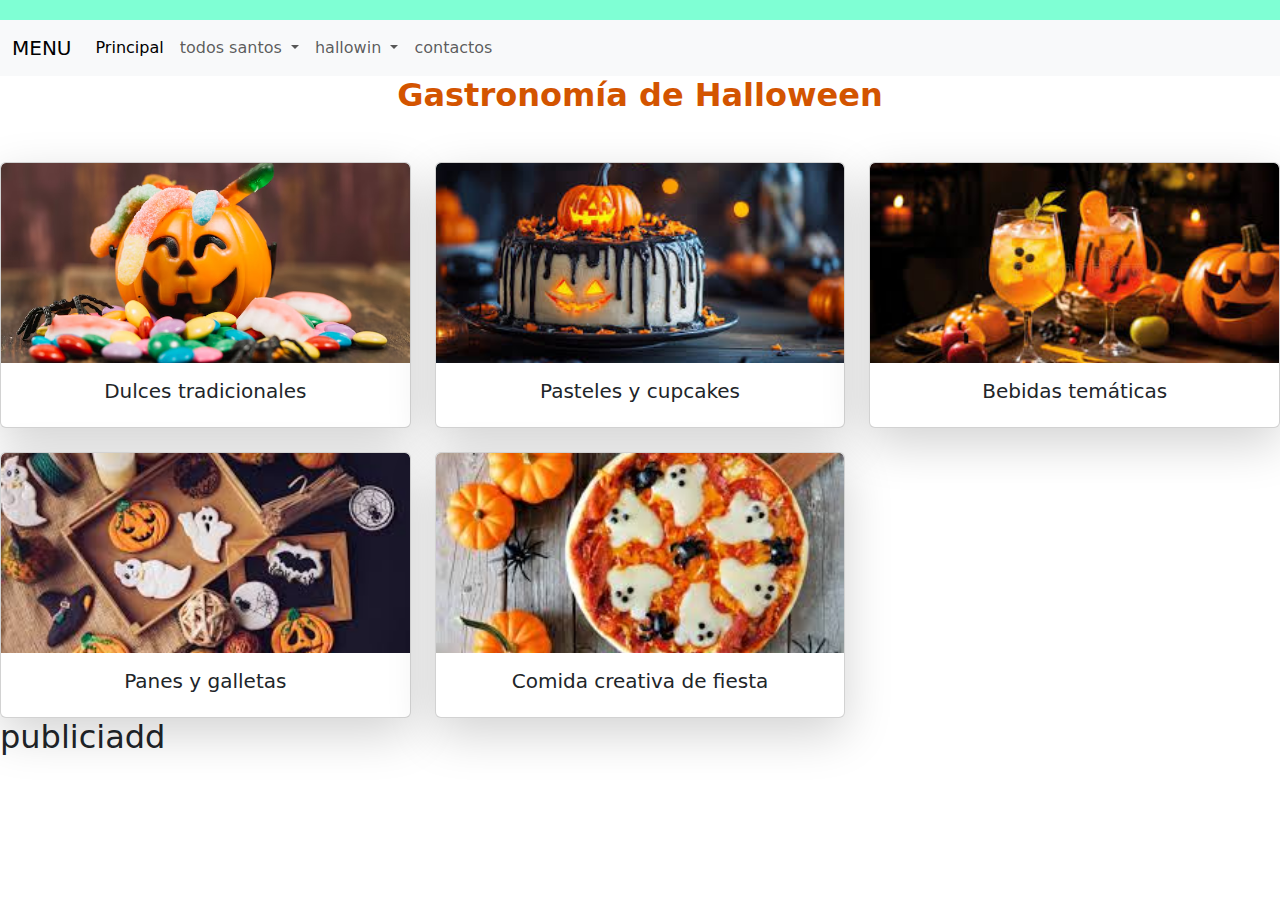
<file: paginas/todos6.html>
<!DOCTYPE html>
<html lang="en">

<head>
    <meta charset="UTF-8">
    <meta name="viewport" content="width=device-width, initial-scale=1.0">
    <link rel="stylesheet" href="../estilos/style.css">
    <link rel="stylesheet" href="https://cdn.jsdelivr.net/npm/bootstrap@5.2.3/dist/css/bootstrap.min.css">
    <title>Tarea</title>
</head>

<body>
    <div class="padre" class="container-fluid"></div>
    <div class="menu" class="container-fluid">
        <nav class="navbar navbar-expand-lg bg-light">
            <div class="container-fluid">
                <a class="navbar-brand" href="#">MENU</a>
                <button class="navbar-toggler" type="button" data-bs-toggle="collapse"
                    data-bs-target="#navbarNavDropdown" aria-controls="navbarNavDropdown" aria-expanded="false"
                    aria-label="Toggle navigation">
                    <span class="navbar-toggler-icon"></span>
                </button>
                <div class="collapse navbar-collapse" id="navbarNavDropdown">
                    <ul class="navbar-nav">
                        <li class="nav-item">
                            <a class="nav-link active" aria-current="page" href="../index.html">Principal</a>
                        </li>
                        <li class="nav-item dropdown">
                            <a class="nav-link dropdown-toggle" href="#" role="button" data-bs-toggle="dropdown"
                                aria-expanded="false">
                                todos santos
                            </a>
                            <ul class="dropdown-menu">
                                <li><a class="dropdown-item" href="/paginas/todos1.html">historia</a></li>
                                <li><a class="dropdown-item" href="/paginas/todos2.html">costumbres</a></li>
                                <li><a class="dropdown-item" href="/paginas/todos3.html">gastromia</a></li>
                            </ul>
                        </li>
                        <li class="nav-item dropdown">
                            <a class="nav-link dropdown-toggle" href="#" role="button" data-bs-toggle="dropdown"
                                aria-expanded="false">
                                hallowin
                            </a>
                            <ul class="dropdown-menu">
                                <li><a class="dropdown-item" href="/paginas/todos4.html">historia</a></li>
                                <li><a class="dropdown-item" href="/paginas/todos5.html">costumbres</a></li>
                                <li><a class="dropdown-item" href="/paginas/todos6.html">gastronomia</a></li>
                            </ul>
                        </li>
                        <li class="nav-item">
                            <a class="nav-link" href="../index.html">contactos</a>
                        </li>
                        </li>
                    </ul>
                </div>
            </div>
        </nav>
    </div>
    <div class="contenido" class="container-fluid">
        <!-- Sección Gastronomía de Halloween -->
        <h2 class="text-center mb-5" style="color: #d35400; font-weight: bold;">
            Gastronomía de Halloween
        </h2>

        <div class="row g-4">

            <!-- Tarjeta 1: Dulces tradicionales -->
            <div class="col-md-6 col-lg-4">
                <div class="card h-100 text-center overflow-hidden shadow-lg hover-overlay">
                    <img src="/img/dulces.jpg" class="card-img-top" alt="Dulces tradicionales"
                        style="height:200px; object-fit:cover;">
                    <div class="overlay">
                        <p class="p-2">Dulces y caramelos son esenciales para la tradición de "trick or treat", donde
                            los niños recorren las casas pidiendo golosinas.</p>
                    </div>
                    <div class="card-body">
                        <h5 class="card-title">Dulces tradicionales</h5>
                    </div>
                </div>
            </div>

            <!-- Tarjeta 2: Pasteles y cupcakes temáticos -->
            <div class="col-md-6 col-lg-4">
                <div class="card h-100 text-center overflow-hidden shadow-lg hover-overlay">
                    <img src="/img/pasteles.jpg" class="card-img-top" alt="Pasteles y cupcakes"
                        style="height:200px; object-fit:cover;">
                    <div class="overlay">
                        <p class="p-2">Pasteles y cupcakes decorados con fantasmas, calabazas y murciélagos son comunes
                            en fiestas de Halloween y celebraciones escolares.</p>
                    </div>
                    <div class="card-body">
                        <h5 class="card-title">Pasteles y cupcakes</h5>
                    </div>
                </div>
            </div>

            <!-- Tarjeta 3: Bebidas temáticas -->
            <div class="col-md-6 col-lg-4">
                <div class="card h-100 text-center overflow-hidden shadow-lg hover-overlay">
                    <img src="/img/bebidas.jpg" class="card-img-top" alt="Bebidas temáticas"
                        style="height:200px; object-fit:cover;">
                    <div class="overlay">
                        <p class="p-2">Bebidas decoradas con colorantes, gelatinas y efectos “humeantes” se preparan
                            para fiestas, simulando pociones de brujas.</p>
                    </div>
                    <div class="card-body">
                        <h5 class="card-title">Bebidas temáticas</h5>
                    </div>
                </div>
            </div>

            <!-- Tarjeta 4: Panes y galletas -->
            <div class="col-md-6 col-lg-4">
                <div class="card h-100 text-center overflow-hidden shadow-lg hover-overlay">
                    <img src="/img/galletas.jpg" class="card-img-top" alt="Panes y galletas"
                        style="height:200px; object-fit:cover;">
                    <div class="overlay">
                        <p class="p-2">Galletas y panes decorados con formas de calabaza, calaveras o fantasmas se
                            preparan para altares y fiestas familiares.</p>
                    </div>
                    <div class="card-body">
                        <h5 class="card-title">Panes y galletas</h5>
                    </div>
                </div>
            </div>

            <!-- Tarjeta 5: Comida creativa de fiesta -->
            <div class="col-md-6 col-lg-4">
                <div class="card h-100 text-center overflow-hidden shadow-lg hover-overlay">
                    <img src="/img/comida cre.jpg" class="card-img-top" alt="Comida creativa"
                        style="height:200px; object-fit:cover;">
                    <div class="overlay">
                        <p class="p-2">Se preparan platos con formas de monstruos o alimentos “terroríficos” para
                            fiestas, usando colorantes y decoraciones comestibles.</p>
                    </div>
                    <div class="card-body">
                        <h5 class="card-title">Comida creativa de fiesta</h5>
                    </div>
                </div>
            </div>

        </div>


    </div>
    <div class="ads" class="container-fluid">
        <h2>publiciadd</h2>
    </div>
    <div class="pie" class="container-fluid"></div>




    <script src="https://cdn.jsdelivr.net/npm/bootstrap@5.2.3/dist/js/bootstrap.bundle.min.js"></script>
</body>

</html>
</file>
<file: estilos/style.css>
body {
    background-color: black;
}

.padre {
    background-color: aquamarine;
    display: grid;
    grid-gap: 10px;
    grid-template-columns: 7fr 2fr;
    grid-template-rows: 1fr 5fr 1fr;

}

.padre .menu {
    background-color: blueviolet;
    grid-column: 1/3;
    grid-row: 1/2;

}

.padre .contenido {
    background: blueviolet;
    grid-column: 1/2;
    grid-row: 2/3;


}

.padre .ads {
    background-color: brown;
    grid-column: 2/3;
    grid-row: 2/3;
}

.padre .pie {
    background-color: chocolate;
    grid-column: 1/3;
    grid-row: 3/4;
}

CSS para efecto overlay hover .hover-overlay {
    position: relative;
    cursor: pointer;
}

.hover-overlay .overlay {
    position: absolute;
    bottom: 0;
    left: 0;
    right: 0;
    background-color: rgba(185, 125, 219, 0.9);
    color: #fff;
    transform: translateY(100%);
    transition: transform 0.3s ease-in-out;
    padding: 15px;
    text-align: center;
    border-radius: 15px;
}

.hover-overlay:hover .overlay {
    transform: translateY(0);
}

.hover-rotate:hover {
    transform: rotate(-3deg) scale(1.05);
    transition: transform 0.3s ease-in-out;
}

.hover-scale:hover {
    transform: scale(1.05);
    transition: transform 0.3s ease-in-out;
}

.flip-card {
    background-color: transparent;
    perspective: 1000px;
    height: 100%;
}

.flip-card-inner {
    position: relative;
    width: 100%;
    height: 100%;
    text-align: center;
    transition: transform 0.6s;
    transform-style: preserve-3d;
}

.flip-card:hover .flip-card-inner {
    transform: rotateY(180deg);
}

.flip-card-front,
.flip-card-back {
    position: absolute;
    width: 100%;
    height: 100%;
    backface-visibility: hidden;
    border-radius: 10px;
}

.flip-card-front {
    display: flex;
    flex-direction: column;
    justify-content: flex-start;
}

.flip-card-back {
    transform: rotateY(180deg);
    display: flex;
    align-items: center;
    justify-content: center;
}

.d-flex .card:hover {
    transform: translateY(-10px) scale(1.05);
    transition: transform 0.3s ease-in-out;
}

.hover-overlay {
    position: relative;
    cursor: pointer;
}

.hover-overlay .overlay {
    position: absolute;
    bottom: 0;
    left: 0;
    right: 0;
    background-color: rgba(192, 57, 43, 0.9);
    color: #fff;
    transform: translateY(100%);
    transition: transform 0.3s ease-in-out;
    padding: 15px;
    text-align: center;
}

.hover-overlay:hover .overlay {
    transform: translateY(0);
}
</file>
